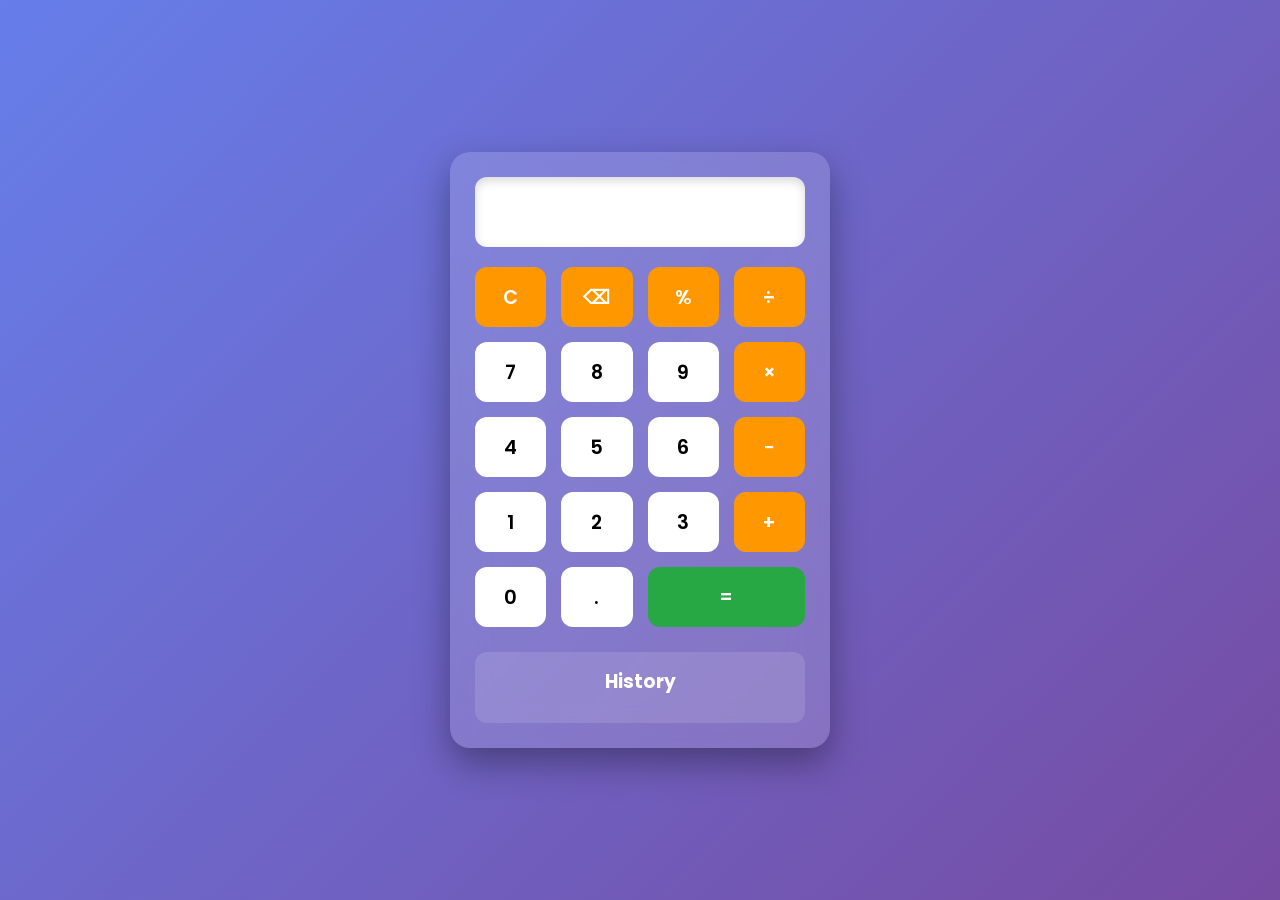
<file: Calculator/index.html>
<!DOCTYPE html>
<html lang="en">

<head>

    <meta charset="UTF-8">

    <meta name="viewport"
          content="width=device-width, initial-scale=1.0">

    <title>Modern Calculator</title>

    <link rel="stylesheet"
          href="style.css">

</head>

<body>

<div class="container">

    <div class="calculator">

        <input type="text"
               id="display"
               readonly>

        <div class="buttons">

            <button class="operator" onclick="clearDisplay()">C</button>

            <button class="operator" onclick="deleteLast()">⌫</button>

            <button class="operator" onclick="append('%')">%</button>

            <button class="operator" onclick="append('/')">÷</button>

            <button onclick="append('7')">7</button>
            <button onclick="append('8')">8</button>
            <button onclick="append('9')">9</button>
            <button class="operator" onclick="append('*')">×</button>

            <button onclick="append('4')">4</button>
            <button onclick="append('5')">5</button>
            <button onclick="append('6')">6</button>
            <button class="operator" onclick="append('-')">−</button>

            <button onclick="append('1')">1</button>
            <button onclick="append('2')">2</button>
            <button onclick="append('3')">3</button>
            <button class="operator" onclick="append('+')">+</button>

            <button onclick="append('0')">0</button>
            <button onclick="append('.')">.</button>

            <button class="equal"
                    onclick="calculate()">=</button>

        </div>

        <div class="history">

            <h3>History</h3>

            <ul id="historyList"></ul>

        </div>

    </div>

</div>

<script src="script.js"></script>

</body>

</html>
</file>
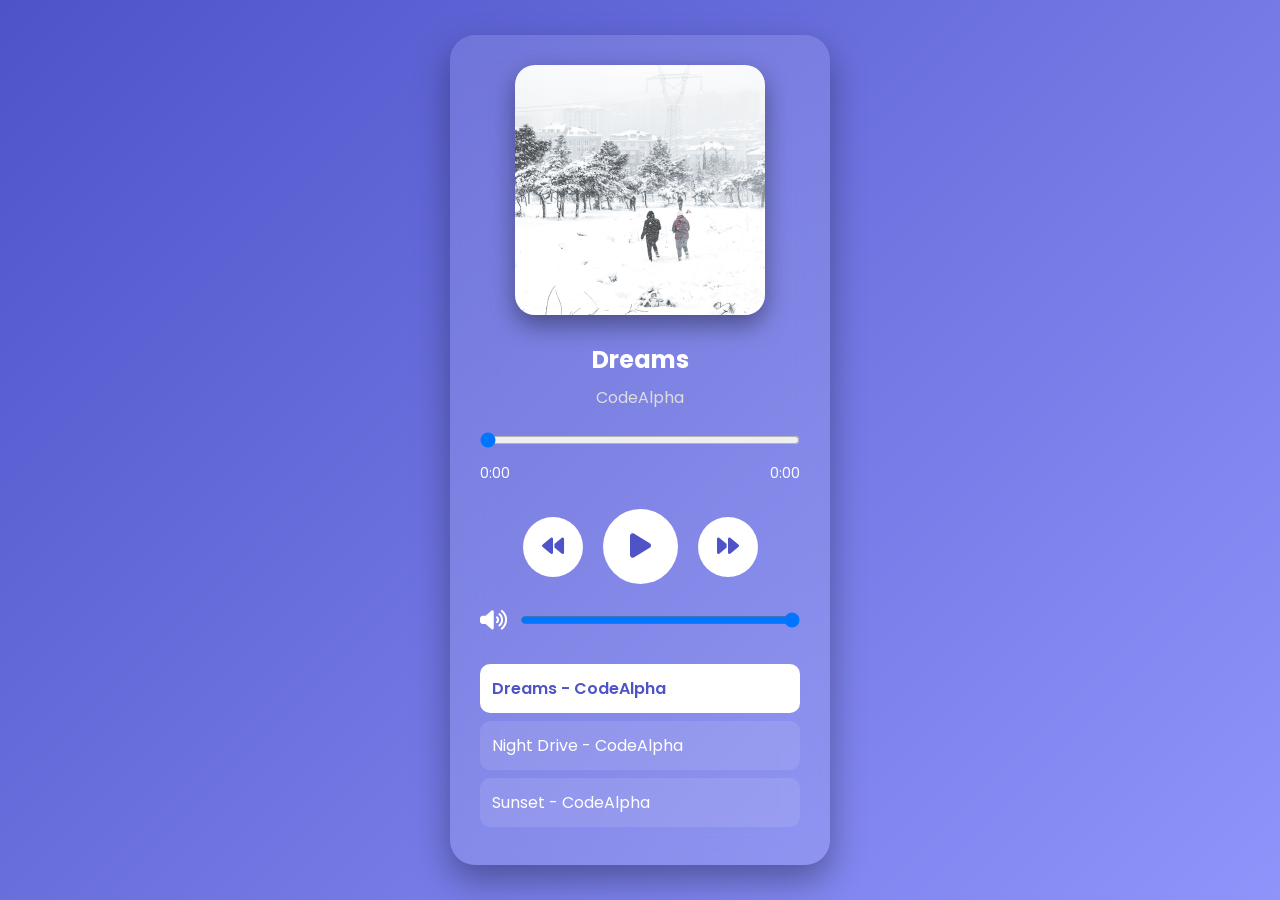
<file: Music Player/index.html>
<!DOCTYPE html>
<html lang="en">

<head>

    <meta charset="UTF-8">

    <meta name="viewport"
          content="width=device-width, initial-scale=1.0">

    <title>Music Player | CodeAlpha</title>

    <link rel="stylesheet" href="style.css">

    <!-- Font Awesome -->

    <link rel="stylesheet"
          href="https://cdnjs.cloudflare.com/ajax/libs/font-awesome/6.5.2/css/all.min.css">

</head>

<body>

<div class="container">

    <div class="player">

        <img src="images/cover1.jpg"
             class="cover"
             id="cover">

        <h2 id="title">Song Title</h2>

        <p id="artist">Artist Name</p>

        <!-- Progress -->

        <input type="range"
               id="progress"
               value="0"
               min="0"
               max="100">

        <div class="time">

            <span id="currentTime">0:00</span>

            <span id="duration">0:00</span>

        </div>

        <!-- Controls -->

        <div class="controls">

            <button id="prev">
                <i class="fa-solid fa-backward"></i>
            </button>

            <button id="play">
                <i class="fa-solid fa-play"></i>
            </button>

            <button id="next">
                <i class="fa-solid fa-forward"></i>
            </button>

        </div>

        <!-- Volume -->

        <div class="volume">

            <i class="fa-solid fa-volume-high"></i>

            <input type="range"
                   id="volume"
                   min="0"
                   max="1"
                   step="0.01"
                   value="1">

        </div>

        <!-- Playlist -->

        <ul id="playlist">

        </ul>

    </div>

</div>

<audio id="audio"></audio>

<script src="script.js"></script>

</body>
</html>
</file>
<file: Calculator/style.css>
/* Google Font */
@import url('https://fonts.googleapis.com/css2?family=Poppins:wght@300;400;500;600;700&display=swap');

*{
    margin:0;
    padding:0;
    box-sizing:border-box;
    font-family:'Poppins',sans-serif;
}

body{
    min-height:100vh;
    display:flex;
    justify-content:center;
    align-items:center;
    background:linear-gradient(135deg,#667eea,#764ba2);
}

.container{
    width:100%;
    display:flex;
    justify-content:center;
    align-items:center;
    padding:20px;
}

.calculator{
    width:380px;
    background:rgba(255,255,255,0.15);
    backdrop-filter:blur(18px);
    border-radius:20px;
    padding:25px;
    box-shadow:0 15px 35px rgba(0,0,0,0.35);
}

/* Display */

#display{
    width:100%;
    height:70px;
    border:none;
    outline:none;
    border-radius:12px;
    margin-bottom:20px;
    padding:15px;
    text-align:right;
    font-size:2rem;
    background:#fff;
    color:#333;
    box-shadow:inset 0 4px 10px rgba(0,0,0,0.15);
}

/* Buttons */

.buttons{
    display:grid;
    grid-template-columns:repeat(4,1fr);
    gap:15px;
}

button{
    height:60px;
    border:none;
    border-radius:12px;
    cursor:pointer;
    font-size:1.2rem;
    font-weight:600;
    background:white;
    transition:0.25s ease;
}

button:hover{
    transform:translateY(-3px);
    box-shadow:0 8px 18px rgba(0,0,0,0.25);
}

button:active{
    transform:scale(0.96);
}

/* Operators */

.operator{
    background:#ff9800;
    color:white;
}

/* Equal Button */

.equal{
    background:#28a745;
    color:white;
    grid-column:span 2;
}

/* History */

.history{
    margin-top:25px;
    background:rgba(255,255,255,0.12);
    padding:15px;
    border-radius:12px;
    color:white;
}

.history h3{
    margin-bottom:12px;
    text-align:center;
}

#historyList{
    list-style:none;
    max-height:160px;
    overflow-y:auto;
}

#historyList li{
    padding:8px;
    margin-bottom:8px;
    background:rgba(255,255,255,0.15);
    border-radius:8px;
    word-break:break-word;
}

/* Scrollbar */

#historyList::-webkit-scrollbar{
    width:6px;
}

#historyList::-webkit-scrollbar-thumb{
    background:white;
    border-radius:20px;
}

/* Responsive */

@media(max-width:480px){

    .calculator{
        width:100%;
    }

    button{
        height:55px;
        font-size:1rem;
    }

    #display{
        font-size:1.6rem;
    }

}
</file>
<file: Music Player/style.css>
/* Google Font */
@import url('https://fonts.googleapis.com/css2?family=Poppins:wght@300;400;500;600;700&display=swap');

*{
    margin:0;
    padding:0;
    box-sizing:border-box;
    font-family:'Poppins',sans-serif;
}

body{
    height:100vh;
    display:flex;
    justify-content:center;
    align-items:center;
    background:linear-gradient(135deg,#4e54c8,#8f94fb);
}

.container{
    width:100%;
    display:flex;
    justify-content:center;
    align-items:center;
    padding:20px;
}

.player{
    width:380px;
    background:rgba(255,255,255,0.12);
    backdrop-filter:blur(20px);
    border-radius:25px;
    padding:30px;
    text-align:center;
    color:#fff;
    box-shadow:0 15px 35px rgba(0,0,0,.35);
}

.cover{
    width:250px;
    height:250px;
    object-fit:cover;
    border-radius:20px;
    margin-bottom:20px;
    box-shadow:0 10px 25px rgba(0,0,0,.4);
    transition:.4s;
}

.cover:hover{
    transform:scale(1.04);
}

h2{
    font-size:24px;
    margin-bottom:8px;
}

p{
    color:#ddd;
    margin-bottom:20px;
}

/* Progress */

#progress{
    width:100%;
    cursor:pointer;
}

.time{
    display:flex;
    justify-content:space-between;
    margin-top:8px;
    font-size:14px;
}

/* Controls */

.controls{
    display:flex;
    justify-content:center;
    align-items:center;
    gap:20px;
    margin:25px 0;
}

.controls button{
    width:60px;
    height:60px;
    border:none;
    border-radius:50%;
    cursor:pointer;
    font-size:22px;
    background:white;
    color:#4e54c8;
    transition:.3s;
}

.controls button:hover{
    transform:scale(1.12);
}

#play{
    width:75px;
    height:75px;
    font-size:28px;
}

/* Volume */

.volume{
    display:flex;
    align-items:center;
    gap:12px;
    margin-bottom:25px;
}

.volume i{
    font-size:22px;
}

#volume{
    width:100%;
    cursor:pointer;
}

/* Playlist */

#playlist{
    list-style:none;
    text-align:left;
    max-height:180px;
    overflow-y:auto;
}

#playlist li{
    padding:12px;
    margin:8px 0;
    border-radius:10px;
    cursor:pointer;
    transition:.3s;
    background:rgba(255,255,255,.1);
}

#playlist li:hover{
    background:rgba(255,255,255,.25);
}

#playlist li.active{
    background:white;
    color:#4e54c8;
    font-weight:600;
}

/* Scrollbar */

#playlist::-webkit-scrollbar{
    width:6px;
}

#playlist::-webkit-scrollbar-thumb{
    background:white;
    border-radius:20px;
}

/* Responsive */

@media(max-width:480px){

    .player{
        width:95%;
        padding:20px;
    }

    .cover{
        width:210px;
        height:210px;
    }

    #play{
        width:65px;
        height:65px;
    }

    .controls button{
        width:55px;
        height:55px;
    }

}
</file>
